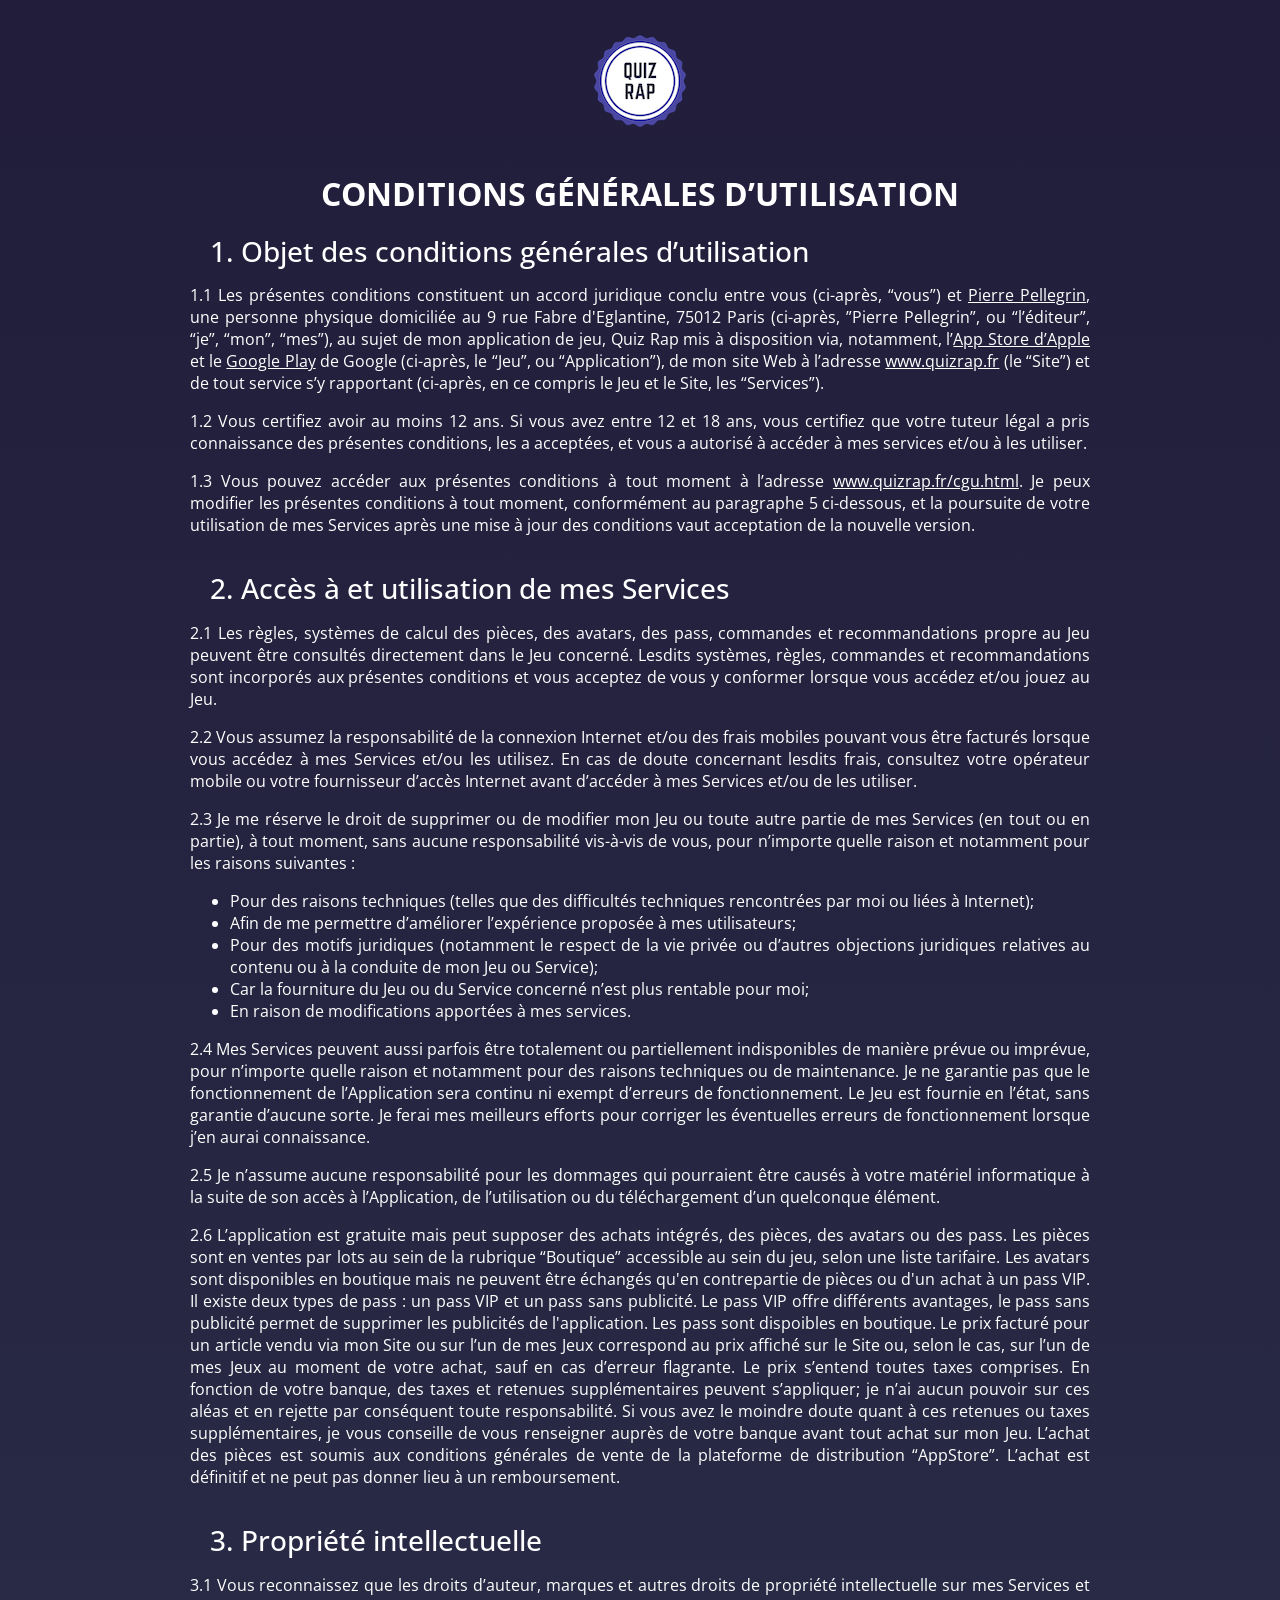
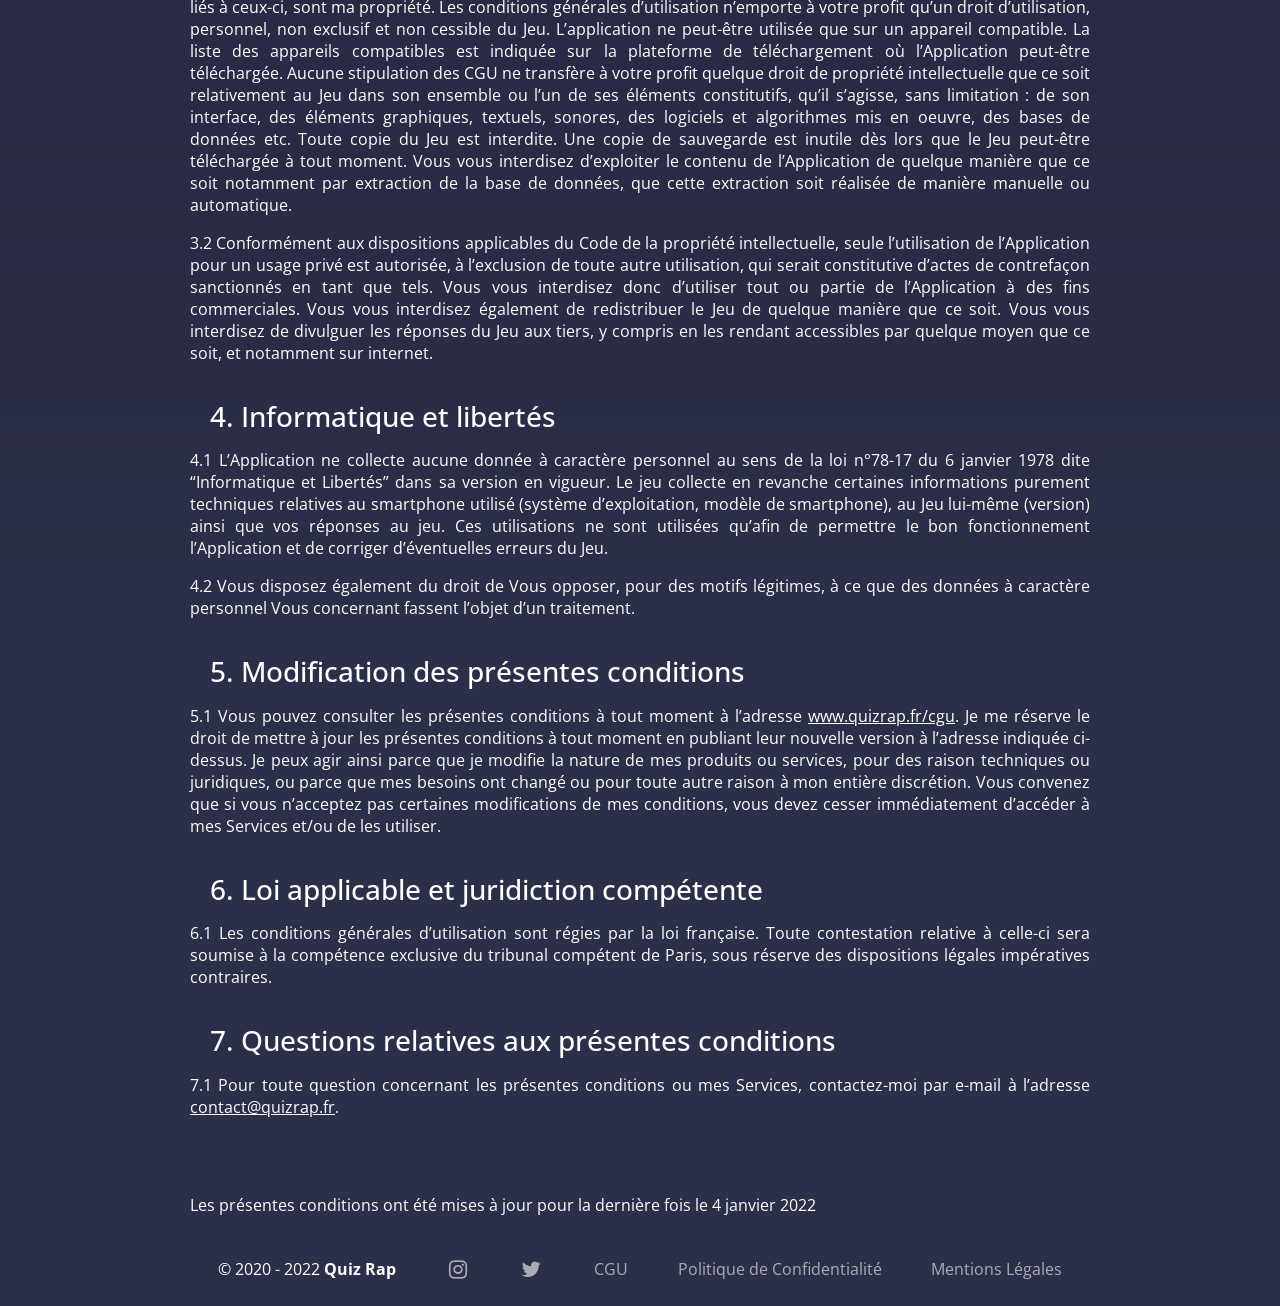
<file: cgu.html>
<!DOCTYPE html PUBLIC "-//W3C//DTD XHTML 1.0 Strict//EN" "http://www.w3.org/TR/xhtml1/DTD/xhtml1-strict.dtd">

<html xmlns="http://www.w3.org/1999/xhtml" xml:lang="fr">

<head>

  <meta http-equiv="content-type" content="text/html; charset=utf-8" />

  <title>Quiz Rap ! Es-tu vraiment un expert du rap ?</title>
  <meta name="viewport" content="width=device-width, initial-scale=1">

  <link rel="icon" type="image/png" href="">

  <meta name="Description" content="Quiz Rap ! Es-tu vraiment un expert du rap ?">
  <meta name="Identifier-Url" content="https://quizrap.fr">
  <meta name="Keywords"
    content="quiz, rap, musique, music, quizz, hip-hop, culture, test, connaissances, fun, game, jeu, booba, pnl, ios, expert, devinette">
  <meta name="Revisit-After" content="1 day">
  <meta name="Robots" content="index">
  <meta name="Rating" content="general">
  <meta name="Distribution" content="global">

  <meta name="instagram:card" content="summary_large_image">
  <meta name="instagram:site" content="@quizrap_">
  <meta name="instagram:title" content="Télécharge Quiz Rap">
  <meta name="instagram:description" content="Le meilleur quiz pour tester ta culture sur le rap francophone">
  <meta name="instagram:creator" content="@quizrap_">
  <meta name="instagram:image:src" content="https://quizrap.fr/img/logo.png">

  <meta property="og:title" content="Le meilleur quiz pour tester ta culture sur le rap francophone" />
  <meta property="og:type" content="website" />
  <meta property="og:url" content="https://quizrap.fr" />
  <meta property="og:image" content="https://quizrap.fr/img/logo.png" />
  <meta property="og:description" content="Quiz Rap ! Es-tu vraiment un expert du rap ?" />

  <meta name="author" content="Quiz Rap">
  <meta name="apple-itunes-app" content="app-id=1514110754">
  <meta name="google-play-app" content="app-id=com.pierrepellegrin.RapCulture">
  <!-- Standard Favicon -->
  <link rel="icon" href="img/fav/favicon-96x96.png">

  <!-- Touch Icons - iOS and Android 2.1+ -->
  <link rel="apple-touch-icon" href="img/fav/android-icon-48x48.png">
  <link rel="apple-touch-icon" sizes="72x72" href="img/fav/android-icon-72x72.png" />
  <link rel="apple-touch-icon" sizes="114x114" href="img/fav/apple-icon-114x114.png" />

  <!--<meta name="viewport" content="width=device-width, initial-scale=1.0">-->
  <link rel="stylesheet" href="css/jquery.smartbanner.css" type="text/css" media="screen">

  <link href="https://maxcdn.bootstrapcdn.com/font-awesome/4.7.0/css/font-awesome.min.css" rel="stylesheet">
  <link href="https://fonts.googleapis.com/css?family=Open+Sans:300,400" rel="stylesheet" type="text/css">
  <link rel="stylesheet" href="css/policy-style.css">


</head>

<body>

  <div class=policy>
    <div class=title>

      <div class=title1>
        <h1><img alt="Télécharge Quiz Rap ! sur l'AppStore" src="img/logo.png" style="max-width: 50%;"></h1>
      </div>
      <h1>CONDITIONS GÉNÉRALES D’UTILISATION</h1>

      <div style="text-align: justify;">
        <h2>1. Objet des conditions générales d’utilisation</h2>
        <p>1.1 Les présentes conditions constituent un accord juridique conclu entre vous (ci-après,
          “vous”) et <a href="https://pierrepellegrin.com" style="color: inherit;">Pierre Pellegrin</a>, une personne
          physique domiciliée au 9 rue Fabre d'Eglantine, 75012 Paris
          (ci-après, ”Pierre Pellegrin”, ou “l’éditeur”, “je”, “mon”, “mes”), au sujet de mon application de
          jeu, Quiz Rap mis à disposition via, notamment, l’<a
            href="https://apps.apple.com/fr/app/quiz-rap/id1514110754" style="color: inherit;">App Store d’Apple</a> et
          le <a href="https://play.google.com/store/apps/details?id=com.pierrepellegrin.RapCulture"
            style="color: inherit;">Google Play</a> de Google (ci-après, le “Jeu”, ou
          “Application”), de mon site Web à l’adresse <a href="/" style="color: inherit;">www.quizrap.fr</a> (le “Site”)
          et de tout service s’y
          rapportant (ci-après, en ce compris le Jeu et le Site, les “Services”).</p>
        <p>1.2 Vous certifiez avoir au moins 12 ans. Si vous avez entre 12 et 18 ans, vous certifiez que
          votre tuteur légal a pris connaissance des présentes conditions, les a acceptées, et vous a
          autorisé à accéder à mes services et/ou à les utiliser.</p>
        <p>1.3 Vous pouvez accéder aux présentes conditions à tout moment à l’adresse
          <a href="cgu.html" style="color: inherit;">www.quizrap.fr/cgu.html</a>. Je peux modifier les présentes
          conditions à tout moment,
          conformément au paragraphe 5 ci-dessous, et la poursuite de votre utilisation de mes Services
          après une mise à jour des conditions vaut acceptation de la nouvelle version.
        </p>

        <h2>2. Accès à et utilisation de mes Services</h2>
        <p>
          2.1 Les règles, systèmes de calcul des pièces, des avatars, des pass, commandes et recommandations
          propre au Jeu peuvent être consultés directement dans le Jeu concerné. Lesdits systèmes,
          règles, commandes et recommandations sont incorporés aux présentes conditions et vous
          acceptez de vous y conformer lorsque vous accédez et/ou jouez au Jeu.
        </p>
        <p>
          2.2 Vous assumez la responsabilité de la connexion Internet et/ou des frais mobiles pouvant
          vous être facturés lorsque vous accédez à mes Services et/ou les utilisez. En cas de doute
          concernant lesdits frais, consultez votre opérateur mobile ou votre fournisseur d’accès Internet
          avant d’accéder à mes Services et/ou de les utiliser.
        </p>
        <p>
          2.3 Je me réserve le droit de supprimer ou de modifier mon Jeu ou toute autre partie de mes
          Services (en tout ou en partie), à tout moment, sans aucune responsabilité vis-à-vis de vous,
          pour n’importe quelle raison et notamment pour les raisons suivantes :
        <ul>
          <li>Pour des raisons techniques (telles que des difficultés techniques rencontrées par moi
            ou liées à Internet);</li>
          <li>Afin de me permettre d’améliorer l’expérience proposée à mes utilisateurs;</li>
          <li>Pour des motifs juridiques (notamment le respect de la vie privée ou d’autres objections
            juridiques relatives au contenu ou à la conduite de mon Jeu ou Service);</li>
          <li>Car la fourniture du Jeu ou du Service concerné n’est plus rentable pour moi;</li>
          <li>En raison de modifications apportées à mes services.</li>
        </ul>
        </p>
        <p>2.4 Mes Services peuvent aussi parfois être totalement ou partiellement indisponibles de
          manière prévue ou imprévue, pour n’importe quelle raison et notamment pour des raisons
          techniques ou de maintenance. Je ne garantie pas que le fonctionnement de l’Application sera
          continu ni exempt d’erreurs de fonctionnement. Le Jeu est fournie en l’état, sans garantie
          d’aucune sorte. Je ferai mes meilleurs efforts pour corriger les éventuelles erreurs de
          fonctionnement lorsque j’en aurai connaissance.</p>
        <p>2.5 Je n’assume aucune responsabilité pour les dommages qui pourraient être causés à votre
          matériel informatique à la suite de son accès à l’Application, de l’utilisation ou du
          téléchargement d’un quelconque élément.</p>
        <p>2.6 L’application est gratuite mais peut supposer des achats intégrés, des pièces, des avatars ou des pass.
          Les pièces sont en ventes par lots au sein de la rubrique “Boutique” accessible au sein du jeu,
          selon une liste tarifaire. Les avatars sont disponibles en boutique mais ne peuvent être
          échangés qu'en contrepartie de pièces ou d'un achat à un pass VIP.
          Il existe deux types de pass : un pass VIP et un pass sans publicité.
          Le pass VIP offre différents avantages, le pass sans publicité permet de supprimer les publicités de l'application.
          Les pass sont dispoibles en boutique.
          Le prix facturé pour un article vendu via mon Site ou sur l’un de mes Jeux correspond au prix
          affiché sur le Site ou, selon le cas, sur l’un de mes Jeux au moment de votre achat, sauf en cas
          d’erreur flagrante. Le prix s’entend toutes taxes comprises. En fonction de votre banque, des
          taxes et retenues supplémentaires peuvent s’appliquer; je n’ai aucun pouvoir sur ces aléas et
          en rejette par conséquent toute responsabilité. Si vous avez le moindre doute quant à ces
          retenues ou taxes supplémentaires, je vous conseille de vous renseigner auprès de votre
          banque avant tout achat sur mon Jeu.
          L’achat des pièces est soumis aux conditions générales de vente de la plateforme de distribution
          “AppStore”. L’achat est définitif et ne peut pas donner lieu à un remboursement.</p>
        <h2>3. Propriété intellectuelle</h2>
        <p>
          3.1 Vous reconnaissez que les droits d’auteur, marques et autres droits de propriété
          intellectuelle sur mes Services et liés à ceux-ci, sont ma propriété.
          Les conditions générales d’utilisation n’emporte à votre profit qu’un droit d’utilisation, personnel,
          non exclusif et non cessible du Jeu. L’application ne peut-être utilisée que sur un appareil
          compatible. La liste des appareils compatibles est indiquée sur la plateforme de téléchargement
          où l’Application peut-être téléchargée. Aucune stipulation des CGU ne transfère à votre profit
          quelque droit de propriété intellectuelle que ce soit relativement au Jeu dans son ensemble ou
          l’un de ses éléments constitutifs, qu’il s’agisse, sans limitation : de son interface, des éléments
          graphiques, textuels, sonores, des logiciels et algorithmes mis en oeuvre, des bases de
          données etc. Toute copie du Jeu est interdite. Une copie de sauvegarde est inutile dès lors que
          le Jeu peut-être téléchargée à tout moment. Vous vous interdisez d’exploiter le contenu de
          l’Application de quelque manière que ce soit notamment par extraction de la base de données,
          que cette extraction soit réalisée de manière manuelle ou automatique.
        </p>
        <p>3.2 Conformément aux dispositions applicables du Code de la propriété intellectuelle, seule
          l’utilisation de l’Application pour un usage privé est autorisée, à l’exclusion de toute autre
          utilisation, qui serait constitutive d’actes de contrefaçon sanctionnés en tant que tels. Vous vous
          interdisez donc d’utiliser tout ou partie de l’Application à des fins commerciales. Vous vous
          interdisez également de redistribuer le Jeu de quelque manière que ce soit. Vous vous
          interdisez de divulguer les réponses du Jeu aux tiers, y compris en les rendant accessibles par
          quelque moyen que ce soit, et notamment sur internet.</p>
        <h2>4. Informatique et libertés</h2>
        <p>4.1 L’Application ne collecte aucune donnée à caractère personnel au sens de la loi n°78-17 du
          6 janvier 1978 dite “Informatique et Libertés” dans sa version en vigueur. Le jeu collecte en
          revanche certaines informations purement techniques relatives au smartphone utilisé (système
          d’exploitation, modèle de smartphone), au Jeu lui-même (version) ainsi que vos réponses au
          jeu. Ces utilisations ne sont utilisées qu’afin de permettre le bon fonctionnement l’Application et
          de corriger d’éventuelles erreurs du Jeu.</p>
        <p>4.2 Vous disposez également du droit de Vous opposer, pour des motifs légitimes, à ce que des
          données à caractère personnel Vous concernant fassent l’objet d’un traitement.</p>
        <h2>5. Modification des présentes conditions</h2>
        <p>5.1 Vous pouvez consulter les présentes conditions à tout moment à l’adresse
          <a href="www.quizrap.fr/cgu" style="color: inherit;">www.quizrap.fr/cgu</a>. Je me réserve le droit de mettre à jour les présentes
          conditions à tout
          moment en publiant leur nouvelle version à l’adresse indiquée ci-dessus. Je peux agir ainsi
          parce que je modifie la nature de mes produits ou services, pour des raison techniques ou
          juridiques, ou parce que mes besoins ont changé ou pour toute autre raison à mon entière
          discrétion. Vous convenez que si vous n’acceptez pas certaines modifications de mes
          conditions, vous devez cesser immédiatement d’accéder à mes Services et/ou de les utiliser.
        </p>
        <h2>6. Loi applicable et juridiction compétente</h2>
        <p>6.1 Les conditions générales d’utilisation sont régies par la loi française. Toute contestation
          relative à celle-ci sera soumise à la compétence exclusive du tribunal compétent de Paris, sous
          réserve des dispositions légales impératives contraires.</p>
        <h2>7. Questions relatives aux présentes conditions</h2>
        <p>7.1 Pour toute question concernant les présentes conditions ou mes Services, contactez-moi
          par e-mail à l’adresse <a href="mailto:contact@quizrap.fr" style="color: inherit;">contact@quizrap.fr</a>.</p>
        <br />
        <br />
        <p>Les présentes conditions ont été mises à jour pour la dernière fois le 4 janvier 2022</p>
      </div>

    </div>

  </div>

  <div allign=center>
    <ul>

      <span class='st_instagram_hcount' displayText='Instagram'></span>
  </div>



  <div class=footer>

    <footer>
      <ul class=link-slideup>
        <li style="opacity:1"><a href="/" style="color: inherit;">© 2020 - 2022 <b>Quiz Rap</b></a></li>
        <li><a href="https://instagram.com/quizrap_" target="_blank"><i class="fa fa-instagram fa-lg"></i></a></li>
        <li><a href="https://twitter.com/quizrap_" target="_blank"><i class="fa fa-twitter fa-lg"></i></a></li>
        <li><a href="cgu.html" target="_blank">CGU</a>
        <li><a href="privacy_policy.html" target="_blank">Politique de Confidentialité</a>
        <li><a href="mentions_legales.html" target="_blank">Mentions Légales</a>
      </ul>
    </footer>
  </div>
  </section>

  </div>

  <script src="https://code.jquery.com/jquery-2.1.1.min.js"></script>
  <script src="js/jquery.smartbanner.js"></script>
  <script type="text/javascript">
    $(function () {
      $.smartbanner({
        title: "Quiz Rap"
      })
    })
  </script>

  <!-- Global site tag (gtag.js) - Google Analytics -->
<script async src="https://www.googletagmanager.com/gtag/js?id=G-Z9Z1PJ6WP8"></script>
<script>
  window.dataLayer = window.dataLayer || [];
  function gtag(){dataLayer.push(arguments);}

  // Default ad_storage to 'denied'.
  gtag('consent', 'default', {
    'ad_storage': 'denied'
  });

  gtag('js', new Date());
  gtag('config', 'G-Z9Z1PJ6WP8');
</script>

<!-- Update this section based on your business requirements. -->
<script>
  function consentGranted() {
    gtag('consent', 'update', {
      'ad_storage': 'granted'
    });
  }
</script>

</body>

</html>
</file>
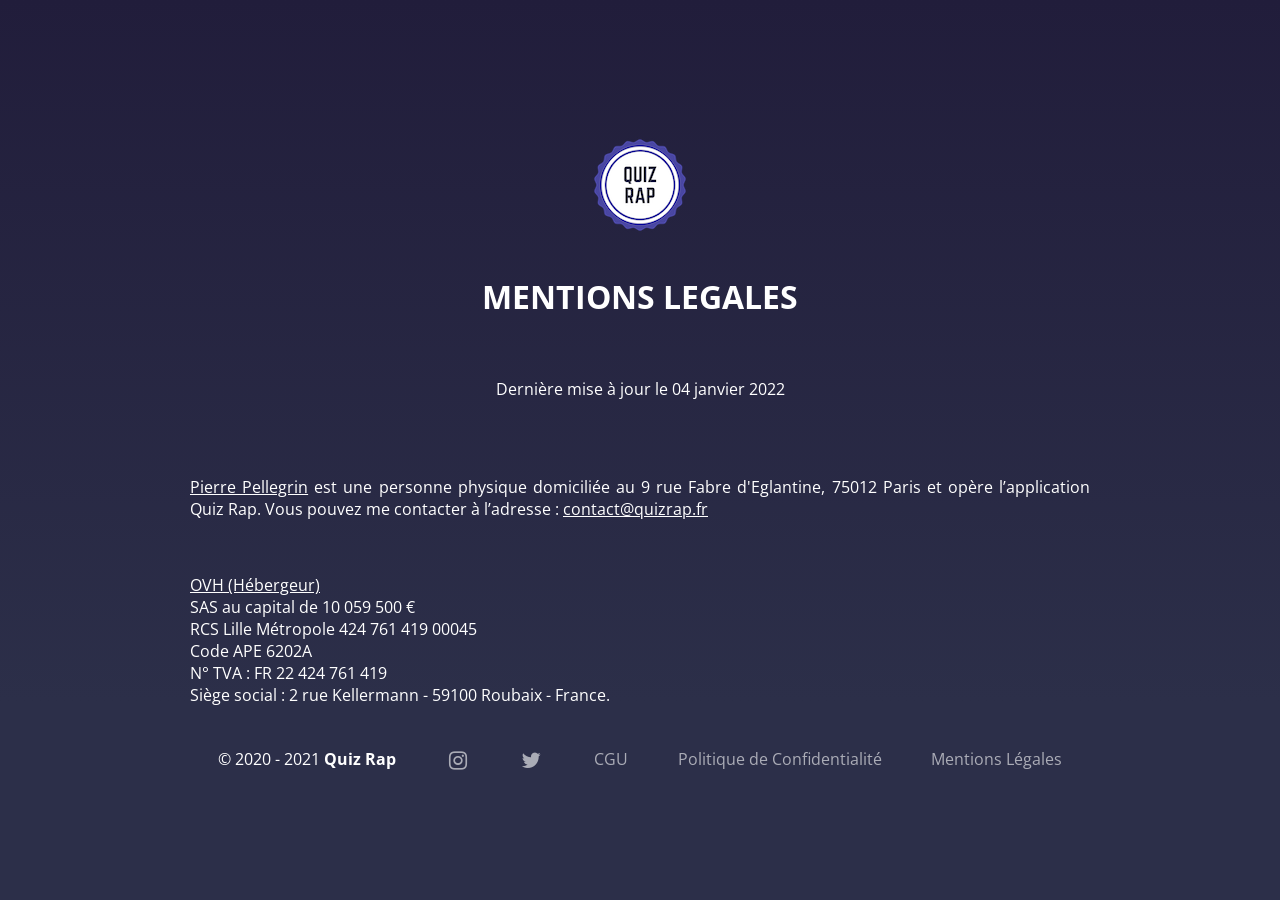
<file: mentions_legales.html>
<!DOCTYPE html PUBLIC "-//W3C//DTD XHTML 1.0 Strict//EN" "http://www.w3.org/TR/xhtml1/DTD/xhtml1-strict.dtd">

<html xmlns="http://www.w3.org/1999/xhtml" xml:lang="fr">

<head>

  <meta http-equiv="content-type" content="text/html; charset=utf-8" />

  <title>Quiz Rap ! Es-tu vraiment un expert du rap ?</title>
  <meta name="viewport" content="width=device-width, initial-scale=1">

  <link rel="icon" type="image/png" href="">

  <meta name="Description" content="Quiz Rap ! Es-tu vraiment un expert du rap ?">
  <meta name="Identifier-Url" content="https://quizrap.fr">
  <meta name="Keywords"
    content="quiz, rap, musique, music, quizz, hip-hop, culture, test, connaissances, fun, game, jeu, booba, pnl, ios, expert, devinette">
  <meta name="Revisit-After" content="1 day">
  <meta name="Robots" content="index">
  <meta name="Rating" content="general">
  <meta name="Distribution" content="global">

  <meta name="instagram:card" content="summary_large_image">
  <meta name="instagram:site" content="@quizrap_">
  <meta name="instagram:title" content="Télécharge Quiz Rap">
  <meta name="instagram:description" content="Le meilleur quiz pour tester ta culture sur le rap francophone">
  <meta name="instagram:creator" content="@quizrap_">
  <meta name="instagram:image:src" content="https://quizrap.fr/img/logo.png">

  <meta property="og:title" content="Le meilleur quiz pour tester ta culture sur le rap francophone" />
  <meta property="og:type" content="website" />
  <meta property="og:url" content="https://quizrap.fr" />
  <meta property="og:image" content="https://quizrap.fr/img/logo.png" />
  <meta property="og:description" content="Quiz Rap ! Es-tu vraiment un expert du rap ?" />

  <meta name="author" content="Quiz Rap">
  <meta name="apple-itunes-app" content="app-id=1514110754">
  <meta name="google-play-app" content="app-id=com.pierrepellegrin.RapCulture">
    <!-- Standard Favicon -->
    <link rel="icon" href="img/fav/favicon-96x96.png">

    <!-- Touch Icons - iOS and Android 2.1+ -->
    <link rel="apple-touch-icon" href="img/fav/android-icon-48x48.png">
    <link rel="apple-touch-icon" sizes="72x72" href="img/fav/android-icon-72x72.png" />
    <link rel="apple-touch-icon" sizes="114x114" href="img/fav/apple-icon-114x114.png" />

  <!--<meta name="viewport" content="width=device-width, initial-scale=1.0">-->
  <link rel="stylesheet" href="css/jquery.smartbanner.css" type="text/css" media="screen">

  <link href="https://maxcdn.bootstrapcdn.com/font-awesome/4.7.0/css/font-awesome.min.css" rel="stylesheet">
  <link href="https://fonts.googleapis.com/css?family=Open+Sans:300,400" rel="stylesheet" type="text/css">
  <link rel="stylesheet" href="css/policy-style.css">


</head>

<body>

  <div class=home>
    <div class=title>

      <div class=title1>
        <h1><img alt="Télécharge Quiz Rap ! sur l'AppStore" src="img/logo.png" style="max-width: 50%;"></h1>
      </div>
      <h1>MENTIONS LEGALES</h1>

      <br />
      <br />
      <p>Dernière mise à jour le 04 janvier 2022</p>
      <br />
      <br />
      <div style="text-align: justify;">
        <p><a href="https://pierrepellegrin.com" style="color: inherit;">Pierre Pellegrin</a> est une personne physique
          domiciliée au 9 rue Fabre d'Eglantine, 75012 Paris et
          opère l’application Quiz Rap.
          Vous pouvez me contacter à l’adresse : <a href="mailto:contact@quizrap.fr"
            style="color: inherit;">contact@quizrap.fr</a></p>
        <br />
        <p><a style="text-decoration: underline;">OVH (Hébergeur)</a><br />
          SAS au capital de 10 059 500 € <br />
          RCS Lille Métropole 424 761 419 00045 <br />
          Code APE 6202A <br />
          N° TVA : FR 22 424 761 419 <br />
          Siège social : 2 rue Kellermann - 59100 Roubaix - France.</p>

      </div>

    </div>

  </div>

  <div allign=center>
    <ul>

      <span class='st_instagram_hcount' displayText='Instagram'></span>
  </div>



  <div class=footer>

    <footer>
      <ul class=link-slideup>
        <li style="opacity:1"><a href="/" style="color: inherit;">© 2020 - 2021 <b>Quiz Rap</b></a></li>
        <li><a href="https://instagram.com/quizrap_" target="_blank"><i class="fa fa-instagram fa-lg"></i></a></li>
        <li><a href="https://twitter.com/quizrap_" target="_blank"><i class="fa fa-twitter fa-lg"></i></a></li>
        <li><a href="cgu.html" target="_blank">CGU</a>
        <li><a href="privacy_policy.html" target="_blank">Politique de Confidentialité</a>
        <li><a href="mentions_legales.html" target="_blank">Mentions Légales</a>
      </ul>
    </footer>
  </div>
  </section>

  </div>

  <script src="https://code.jquery.com/jquery-2.1.1.min.js"></script>
  <script src="js/jquery.smartbanner.js"></script>
  <script type="text/javascript">
    $(function () {
      $.smartbanner({
        title: "Quiz Rap"
      })
    })
  </script>
  <!-- Global site tag (gtag.js) - Google Analytics -->
  <script async src="https://www.googletagmanager.com/gtag/js?id=G-Z9Z1PJ6WP8"></script>
  <script>
    window.dataLayer = window.dataLayer || [];
    function gtag() { dataLayer.push(arguments); }

    // Default ad_storage to 'denied'.
    gtag('consent', 'default', {
      'ad_storage': 'denied'
    });

    gtag('js', new Date());
    gtag('config', 'G-Z9Z1PJ6WP8');
  </script>

  <!-- Update this section based on your business requirements. -->
  <script>
    function consentGranted() {
      gtag('consent', 'update', {
        'ad_storage': 'granted'
      });
    }
  </script>

</body>

</html>
</file>
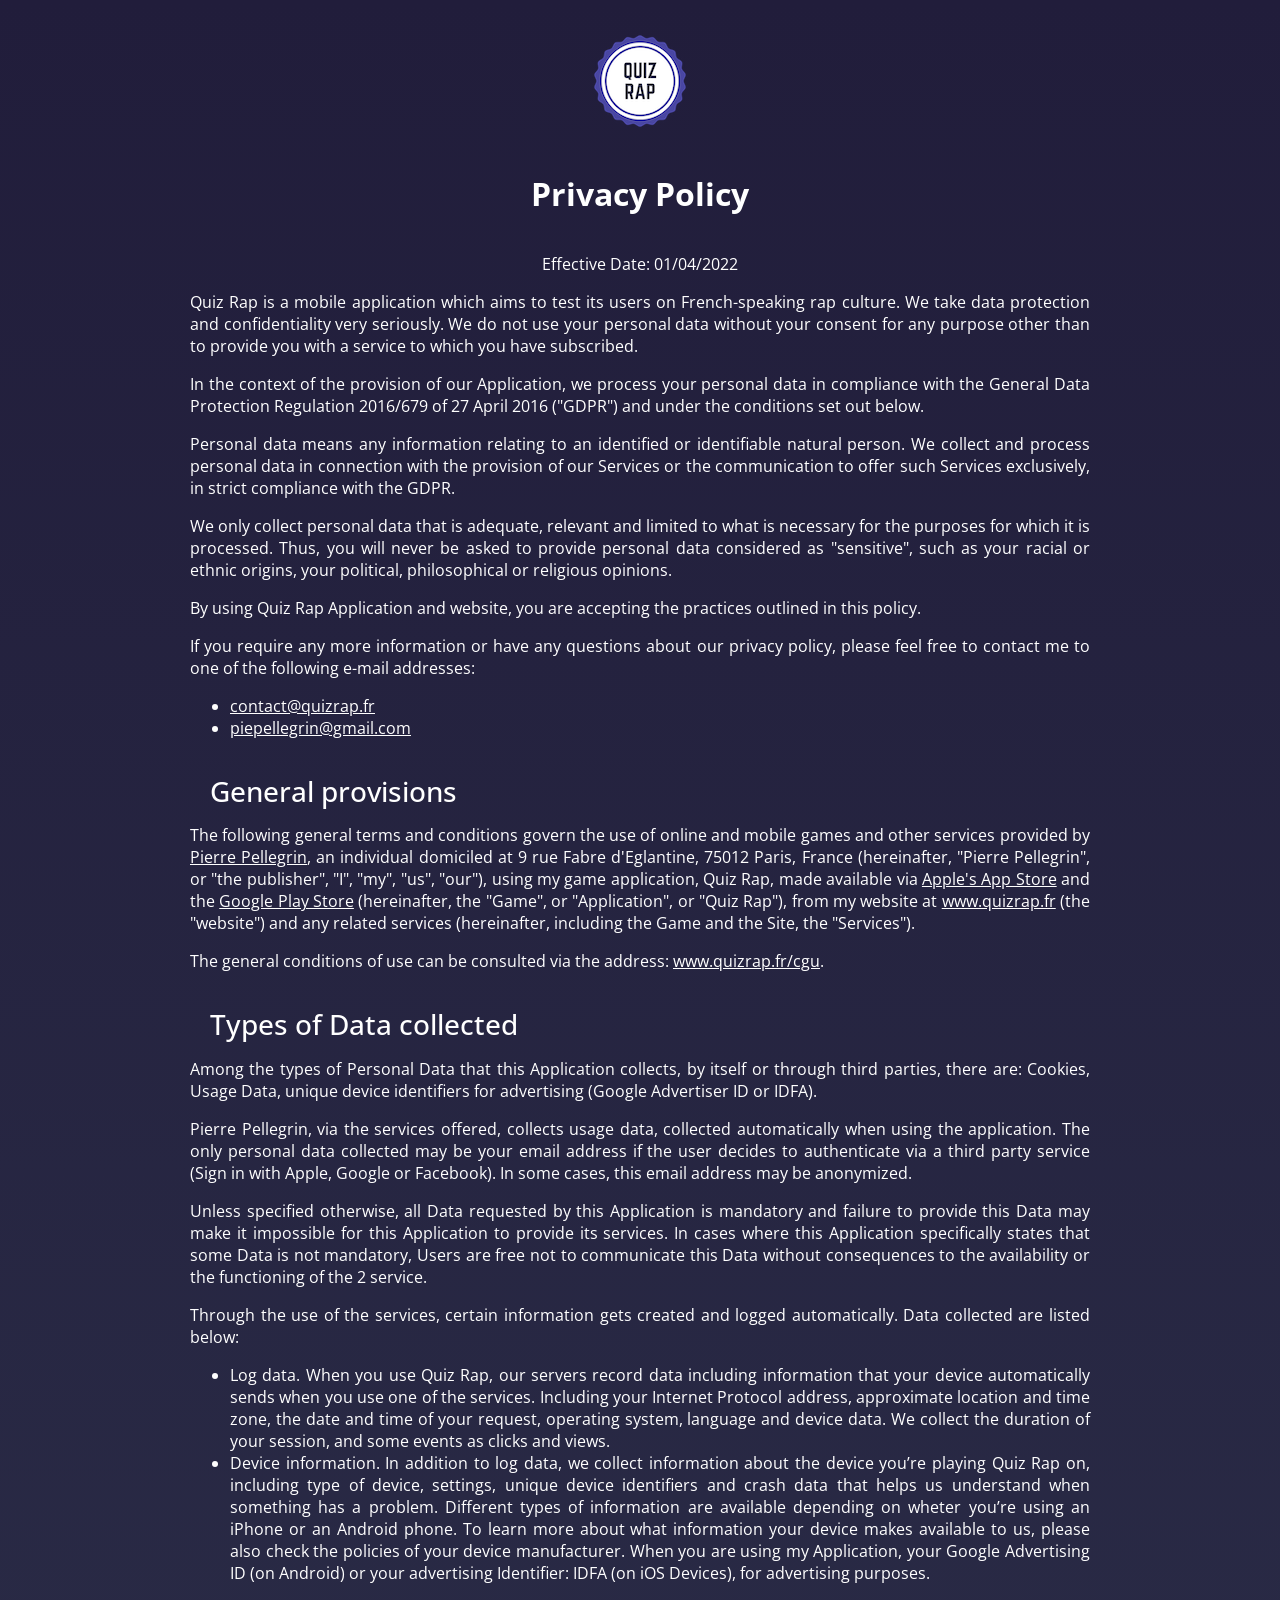
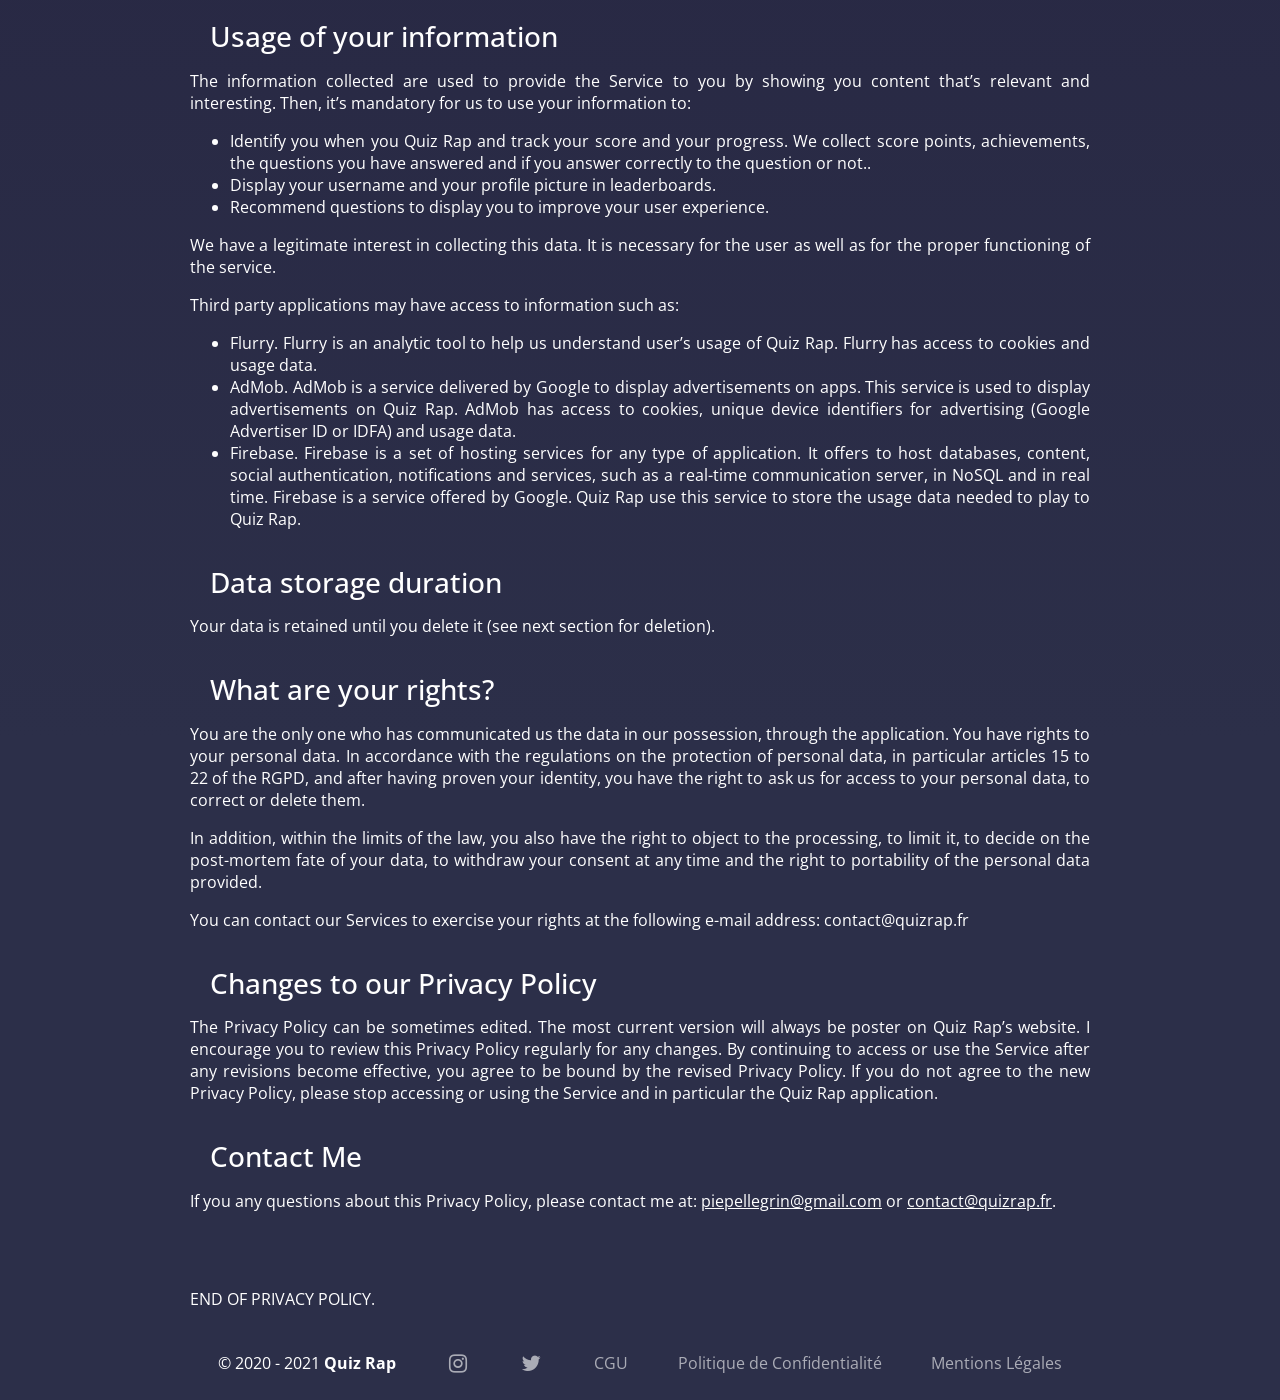
<file: privacy_policy.html>
<!DOCTYPE html PUBLIC "-//W3C//DTD XHTML 1.0 Strict//EN" "http://www.w3.org/TR/xhtml1/DTD/xhtml1-strict.dtd">

<html xmlns="http://www.w3.org/1999/xhtml" xml:lang="fr">

<head>

  <meta http-equiv="content-type" content="text/html; charset=utf-8" />

  <title>Quiz Rap ! Es-tu vraiment un expert du rap ?</title>
  <meta name="viewport" content="width=device-width, initial-scale=1">

  <link rel="icon" type="image/png" href="">

  <meta name="Description" content="Quiz Rap ! Es-tu vraiment un expert du rap ?">
  <meta name="Identifier-Url" content="https://quizrap.fr">
  <meta name="Keywords"
    content="quiz, rap, musique, music, quizz, hip-hop, culture, test, connaissances, fun, game, jeu, booba, pnl, ios, expert, devinette">
  <meta name="Revisit-After" content="1 day">
  <meta name="Robots" content="index">
  <meta name="Rating" content="general">
  <meta name="Distribution" content="global">

  <meta name="instagram:card" content="summary_large_image">
  <meta name="instagram:site" content="@quizrap_">
  <meta name="instagram:title" content="Télécharge Quiz Rap">
  <meta name="instagram:description" content="Le meilleur quiz pour tester ta culture sur le rap francophone">
  <meta name="instagram:creator" content="@quizrap_">
  <meta name="instagram:image:src" content="https://quizrap.fr/img/logo.png">

  <meta property="og:title" content="Le meilleur quiz pour tester ta culture sur le rap francophone" />
  <meta property="og:type" content="website" />
  <meta property="og:url" content="https://quizrap.fr" />
  <meta property="og:image" content="https://quizrap.fr/img/logo.png" />
  <meta property="og:description" content="Quiz Rap ! Es-tu vraiment un expert du rap ?" />

  <meta name="author" content="Quiz Rap">
  <meta name="apple-itunes-app" content="app-id=1514110754">
  <meta name="google-play-app" content="app-id=com.pierrepellegrin.RapCulture">
    <!-- Standard Favicon -->
    <link rel="icon" href="img/fav/favicon-96x96.png">

    <!-- Touch Icons - iOS and Android 2.1+ -->
    <link rel="apple-touch-icon" href="img/fav/android-icon-48x48.png">
    <link rel="apple-touch-icon" sizes="72x72" href="img/fav/android-icon-72x72.png" />
    <link rel="apple-touch-icon" sizes="114x114" href="img/fav/apple-icon-114x114.png" />

  <!--<meta name="viewport" content="width=device-width, initial-scale=1.0">-->
  <link rel="stylesheet" href="css/jquery.smartbanner.css" type="text/css" media="screen">

  <link href="https://maxcdn.bootstrapcdn.com/font-awesome/4.7.0/css/font-awesome.min.css" rel="stylesheet">
  <link href="https://fonts.googleapis.com/css?family=Open+Sans:300,400" rel="stylesheet" type="text/css">
  <link rel="stylesheet" href="css/policy-style.css">


</head>

<body>

  <div class=home>
    <div class=title>

      <div class=title1>
        <h1><img alt="Télécharge Quiz Rap ! sur l'AppStore" src="img/logo.png" style="max-width: 50%;"></h1>
      </div>
      <h1>Privacy Policy</h1>
      <br />
      <p>Effective Date: 01/04/2022</p>

      <div style="text-align: justify;">
        <p>Quiz Rap is a mobile application which aims to test its users on French-speaking rap
          culture. We take data protection and confidentiality very seriously. We do not use your
          personal data without your consent for any purpose other than to provide you with a service
          to which you have subscribed.</p>
        <p>
          In the context of the provision of our Application, we process your personal data in compliance with the
          General Data Protection Regulation 2016/679 of 27 April 2016 ("GDPR") and under the conditions set out below.
        </p>
        <p>Personal data means any information relating to an identified or identifiable natural person. We collect and
          process personal data in connection with the provision of our Services or the communication to offer such
          Services exclusively, in strict compliance with the GDPR.
        </p>
        <p>We only collect personal data that is adequate, relevant and limited to what is necessary for the purposes
          for which it is processed. Thus, you will never be asked to provide personal data considered as "sensitive",
          such as your racial or ethnic origins, your political, philosophical or religious opinions.
        </p>
        <p>By using Quiz Rap Application and website, you are accepting the practices outlined in
          this policy.</p>
        <p>If you require any more information or have any questions about our privacy policy,
          please feel free to contact me to one of the following e-mail addresses:
        <ul>
          <li><a href="mailto:contact@quizrap.fr" style="color: inherit;">contact@quizrap.fr</a></li>
          <li><a href="mailto:piepellegrin@gmail.com" style="color: inherit;">piepellegrin@gmail.com</a></li>
        </ul>
        </p>

        <h2>General provisions</h2>
        <p>
          The following general terms and conditions govern the use of online and mobile games
          and other services provided by <a href="https://pierrepellegrin.com" style="color: inherit;">Pierre
            Pellegrin</a>, an individual domiciled at 9 rue Fabre d'Eglantine,
          75012 Paris, France (hereinafter, "Pierre Pellegrin", or "the publisher", "I", "my", "us", "our"),
          using my game application, Quiz Rap, made available via <a
            href="https://apps.apple.com/fr/app/quiz-rap/id1514110754" style="color: inherit;">Apple's App Store</a> and
          the <a href="https://play.google.com/store/apps/details?id=com.pierrepellegrin.RapCulture"
            style="color: inherit;">Google Play Store</a> (hereinafter, the "Game", or "Application", or "Quiz Rap"),
          from my website at
          <a href="/" style="color: inherit;">www.quizrap.fr</a> (the "website") and any related services (hereinafter,
          including the Game and
          the Site, the "Services").
        </p>
        <p>
          The general conditions of use can be consulted via the address:
          <a href="cgu.html" style="color: inherit;">www.quizrap.fr/cgu</a>.
        </p>

        <h2>Types of Data collected</h2>
        <p>
          Among the types of Personal Data that this Application collects, by itself or through
          third parties, there are: Cookies, Usage Data, unique device identifiers for advertising (Google
          Advertiser ID or IDFA).
        </p>
        <p>Pierre Pellegrin, via the services offered, collects usage data, collected automatically when using the
          application. The only personal data collected may be your email address if the user decides to authenticate
          via a third party service (Sign in with Apple, Google or Facebook). In some cases, this email address may be
          anonymized.</p>
        <p>Unless specified otherwise, all Data requested by this Application is mandatory and failure to provide this
          Data may make it impossible for this Application to provide its services. In cases where this Application
          specifically states that some Data is not mandatory, Users are free not to communicate this Data without
          consequences to the availability or the functioning of the 2 service.</p>
        <p>Through the use of the services, certain information gets created and logged
          automatically. Data collected are listed below:
        <ul>
          <li>Log data. When you use Quiz Rap, our servers record data including information that your device
            automatically sends when you use one of the services. Including your Internet Protocol address, approximate
            location and time zone, the date and time of your request, operating system, language and device data. We
            collect the duration of your session, and some events as clicks and views.</li>
          <li>Device information. In addition to log data, we collect information about the device you’re playing Quiz
            Rap on, including type of device, settings, unique device identifiers and crash data that helps us
            understand when something has a problem. Different types of information are available depending on wheter
            you’re using an iPhone or an Android phone. To learn more about what information your device makes available
            to us, please also check the policies of your device manufacturer. When you are using my Application, your
            Google Advertising ID (on Android) or your advertising Identifier: IDFA (on iOS Devices), for advertising
            purposes.
          </li>
        </ul>
        </p>

        <h2>Usage of your information</h2>
        <p>The information collected are used to provide the Service to you by showing you content that’s relevant and
          interesting. Then, it’s mandatory for us to use your information to:

        <ul>
          <li>Identify you when you Quiz Rap and track your score and your progress. We collect score points,
            achievements, the questions you have answered and if you answer correctly to the question or not..</li>
          <li>Display your username and your profile picture in leaderboards.
          </li>
          <li>Recommend questions to display you to improve your user experience.
          </li>
        </ul>
        We have a legitimate interest in collecting this data. It is necessary for the user as well as for the proper
        functioning of the service.

        </p>
        <p>Third party applications may have access to information such as:
        <ul>
          <li>Flurry. Flurry is an analytic tool to help us understand user’s usage of Quiz Rap. Flurry
            has access to cookies and usage data.</li>
          <li>AdMob. AdMob is a service delivered by Google to display advertisements on apps. This service is used to
            display advertisements on Quiz Rap. AdMob has access to cookies, unique device identifiers for advertising
            (Google Advertiser ID or IDFA) and usage data.
          </li>
          <li>Firebase. Firebase is a set of hosting services for any type of application. It offers to host databases,
            content, social authentication, notifications and services, such as a real-time communication server, in
            NoSQL and in real time. Firebase is a service offered by Google. Quiz Rap use this service to store the
            usage data needed to play to Quiz Rap.</li>
        </ul>
        </p>
        <h2>Data storage duration</h2>
        <p>
          Your data is retained until you delete it (see next section for deletion).
        </p>
        <h2>What are your rights?</h2>
        <p>You are the only one who has communicated us the data in our possession, through the application. You have
          rights to your personal data. In accordance with the regulations on the protection of personal data, in
          particular articles 15 to 22 of the RGPD, and after having proven your identity, you have the right to ask us
          for access to your personal data, to correct or delete them.
        </p>
        <p>In addition, within the limits of the law, you also have the right to object to the processing, to limit it,
          to decide on the post-mortem fate of your data, to withdraw your consent at any time and the right to
          portability of the personal data provided.
        </p>
        <p>You can contact our Services to exercise your rights at the following e-mail address: contact@quizrap.fr
        </p>
        <h2>Changes to our Privacy Policy</h2>
        <p>The Privacy Policy can be sometimes edited. The most current version will always be poster on Quiz Rap’s
          website. I encourage you to review this Privacy Policy regularly for any changes. By continuing to access or
          use the Service after any revisions become effective, you agree to be bound by the revised Privacy Policy. If
          you do not agree to the new Privacy Policy, please stop accessing or using the Service and in particular the
          Quiz Rap application.
        </p>
        <h2>Contact Me</h2>
        <p>If you any questions about this Privacy Policy, please contact me at:
          <a href="mailto:piepellegrin@gmail.com" style="color: inherit;">piepellegrin@gmail.com</a> or <a
            href="mailto:contact@quizrap.fr" style="color: inherit;">contact@quizrap.fr</a>.
        </p>
        <br />
        <br />
        <p>END OF PRIVACY POLICY.</p>
      </div>

    </div>

  </div>

  <div allign=center>
    <ul>

      <span class='st_instagram_hcount' displayText='Instagram'></span>
  </div>



  <div class=footer>

    <footer>
      <ul class=link-slideup>
        <li style="opacity:1"><a href="/" style="color: inherit;">© 2020 - 2021 <b>Quiz Rap</b></a></li>
        <li><a href="https://instagram.com/quizrap_" target="_blank"><i class="fa fa-instagram fa-lg"></i></a></li>
        <li><a href="https://twitter.com/quizrap_" target="_blank"><i class="fa fa-twitter fa-lg"></i></a></li>
        <li><a href="cgu.html" target="_blank">CGU</a>
        <li><a href="privacy_policy.html" target="_blank">Politique de Confidentialité</a>
        <li><a href="mentions_legales.html" target="_blank">Mentions Légales</a>
      </ul>
    </footer>
  </div>
  </section>

  </div>

  <script src="https://code.jquery.com/jquery-2.1.1.min.js"></script>
  <script src="js/jquery.smartbanner.js"></script>
  <script type="text/javascript">
    $(function () {
      $.smartbanner({
        title: "Quiz Rap"
      })
    })
  </script>
  <!-- Global site tag (gtag.js) - Google Analytics -->
  <script async src="https://www.googletagmanager.com/gtag/js?id=G-Z9Z1PJ6WP8"></script>
  <script>
    window.dataLayer = window.dataLayer || [];
    function gtag() { dataLayer.push(arguments); }

    // Default ad_storage to 'denied'.
    gtag('consent', 'default', {
      'ad_storage': 'denied'
    });

    gtag('js', new Date());
    gtag('config', 'G-Z9Z1PJ6WP8');
  </script>

  <!-- Update this section based on your business requirements. -->
  <script>
    function consentGranted() {
      gtag('consent', 'update', {
        'ad_storage': 'granted'
      });
    }
  </script>

</body>

</html>
</file>
<file: css/policy-style.css>
@viewport {
  width: device-width;
}

* {
  -webkit-box-sizing: border-box;
  -moz-box-sizing: border-box;
  box-sizing: border-box;
  	-webkit-touch-callout:none;
	-webkit-tap-highlight-color: rgba(0,0,0,0);
}

html {
  -webkit-font-smoothing: antialiased;
  -moz-osx-font-smoothing: grayscale;
  font-family: 'Open Sans', sans-serif;
  width: 100%;
  height: 100%;
  min-height: 100%;
  display: table;

/* Permalink - use to edit and share this gradient: http://colorzilla.com/gradient-editor/#4e63a3+0,304579+78,304579+99 */
background: #2c2f49; /* Old browsers */
background: -moz-linear-gradient(top,  #211d3b 0%, #2c2f49 78%, #2c2f49 99%); /* FF3.6-15 */
background: -webkit-linear-gradient(top,  #211d3b 0%,#2c2f49 78%,#2c2f49 99%); /* Chrome10-25,Safari5.1-6 */
background: linear-gradient(to bottom,  #211d3b 0%,#2c2f49 78%,#2c2f49 99%); /* W3C, IE10+, FF16+, Chrome26+, Opera12+, Safari7+ */
filter: progid:DXImageTransform.Microsoft.gradient( startColorstr='#211d3b', endColorstr='#2c2f49',GradientType=0 ); /* IE6-9 */

}

body {
  min-width: 100%;
  min-height: 100%;

  display: table-cell;
  vertical-align: middle;
  color: white;
}

hr {
  background-color :rgba(255,255,255,0.3);
  height: 1px;
  border:0;
}

.center {
  display: block;
  margin-left: auto;
  margin-right: auto;
}
  
.video-responsive iframe {
  /*left:0; 
  top:0; 
  height:100%;
  width:100%;
  position:absolute;*/
  width:100%;
}

/*---------------------------------------------*\
|*    Title
\*---------------------------------------------*/

.title{
  margin:auto;
  text-align:center;
  max-width:900px;
}

.title1{
  margin:auto;
  text-align:center;
  max-width:350px;
}

.title2{
  margin:auto;
  text-align:center;
  max-width:370px;
  float:right;
}

.title3{
  margin:auto;
  text-align:left;
  max-width:550px;
  float:left;
}
.title img{
  max-width:90%;
  padding: 0px 0px 0px 0px;
}

.title h1 {
  padding: 0px 20px 0px 20px;
  margin-bottom:0px;
}

.title h2 {
  padding: 20px 20px 0px 20px;
  margin-top:20px;
  opacity:1;
  font-size:28px;
  margin: 0;
  line-height: 1.2;
  font-weight: 500;
}

.title h3 {
  padding: 30px 20px 30px 20px;
  margin-top:10px;
  opacity:1;
  font-size:26px;
  margin: 0;
  line-height: 1.2;
  font-weight: 300;
}

.title h4 {
  padding: 0px 20px 0px 20px;
  margin-top:10px;
  opacity:1;
  font-size:16px;
  margin: 0;
  line-height: 1.2;
  font-weight: 300;
}

.title h5 {
  padding: 10px 20px 0px 20px;
  max-width:47%;
  float: left;
}

.title h6 {
  padding: 10px 20px 0px 20px;
  max-width:40%;
  float: right;
}

/*---------------------------------------------*\
|*    App links
\*---------------------------------------------*/

.apps ul{
  list-style-type: none;
  width:50%;
  margin-top:00px;
  padding:0;
  text-align:center;
}

.apps ul > li{
  text-decoration:none;
  padding: 0px 20px;
  display: inline-block;
  outline: none;
  height:70px;
  width:auto;
}

.apps ul > li img{
  max-height:60px;
  width:auto;
}

/*---------------------------------------------*\
|*    Footer
\*---------------------------------------------*/

.footer {
  margin:auto;
  text-align:center;
  width:100%;
  float:left;
}

footer ul {

  display: block;
  width: 100%;
  bottom:0;
  text-align: center;
  padding:10px 20px;

}



footer ul > li {
  opacity:0.6;
  display: inline-block;
  padding: 0 2%;
  position: relative;
  font-family: 'Open Sans', sans-serif;
  -webkit-transition: opacity .2s;
  transition: opacity .2s;
}

footer ul> li:hover{
  opacity:1;
}

footer a {
	position: relative;
	display: inline-block;
	outline: none;
	text-decoration: none;
	white-space: nowrap;
  color:#FFF;
}

/*---------------------------------------------*\
|*    Responsive
\*---------------------------------------------*/

@media (max-width: 780px) {

  .title{
    padding-top:40px;
  }

  .title2 {
    float: none;
  }

  .title h2 {
    font-size:18px;
  }

  .title2 {
    float: center;
  }

  .title3 h1 {
    text-align: center;
  }

  .title3 h2 {
    text-align: center;
  }

  .title3 h4 {
    text-align: center;
  }

  .title3 {
    float: none;
  }

  .apps ul > li{
    margin:20px 0 0 0;
    display: block;
  }


  footer ul {
    display: block;
    position: relative;
  }

  footer ul > li {
    opacity:1;
    display: block;
    border-bottom:1px solid rgba(255,255,255,0.1);
    position: relative;
    font-family: 'Open Sans', sans-serif;
  }

  footer ul > li a{
    width:100%;
    height:100%;
    padding:20px;
  }

}
</file>
